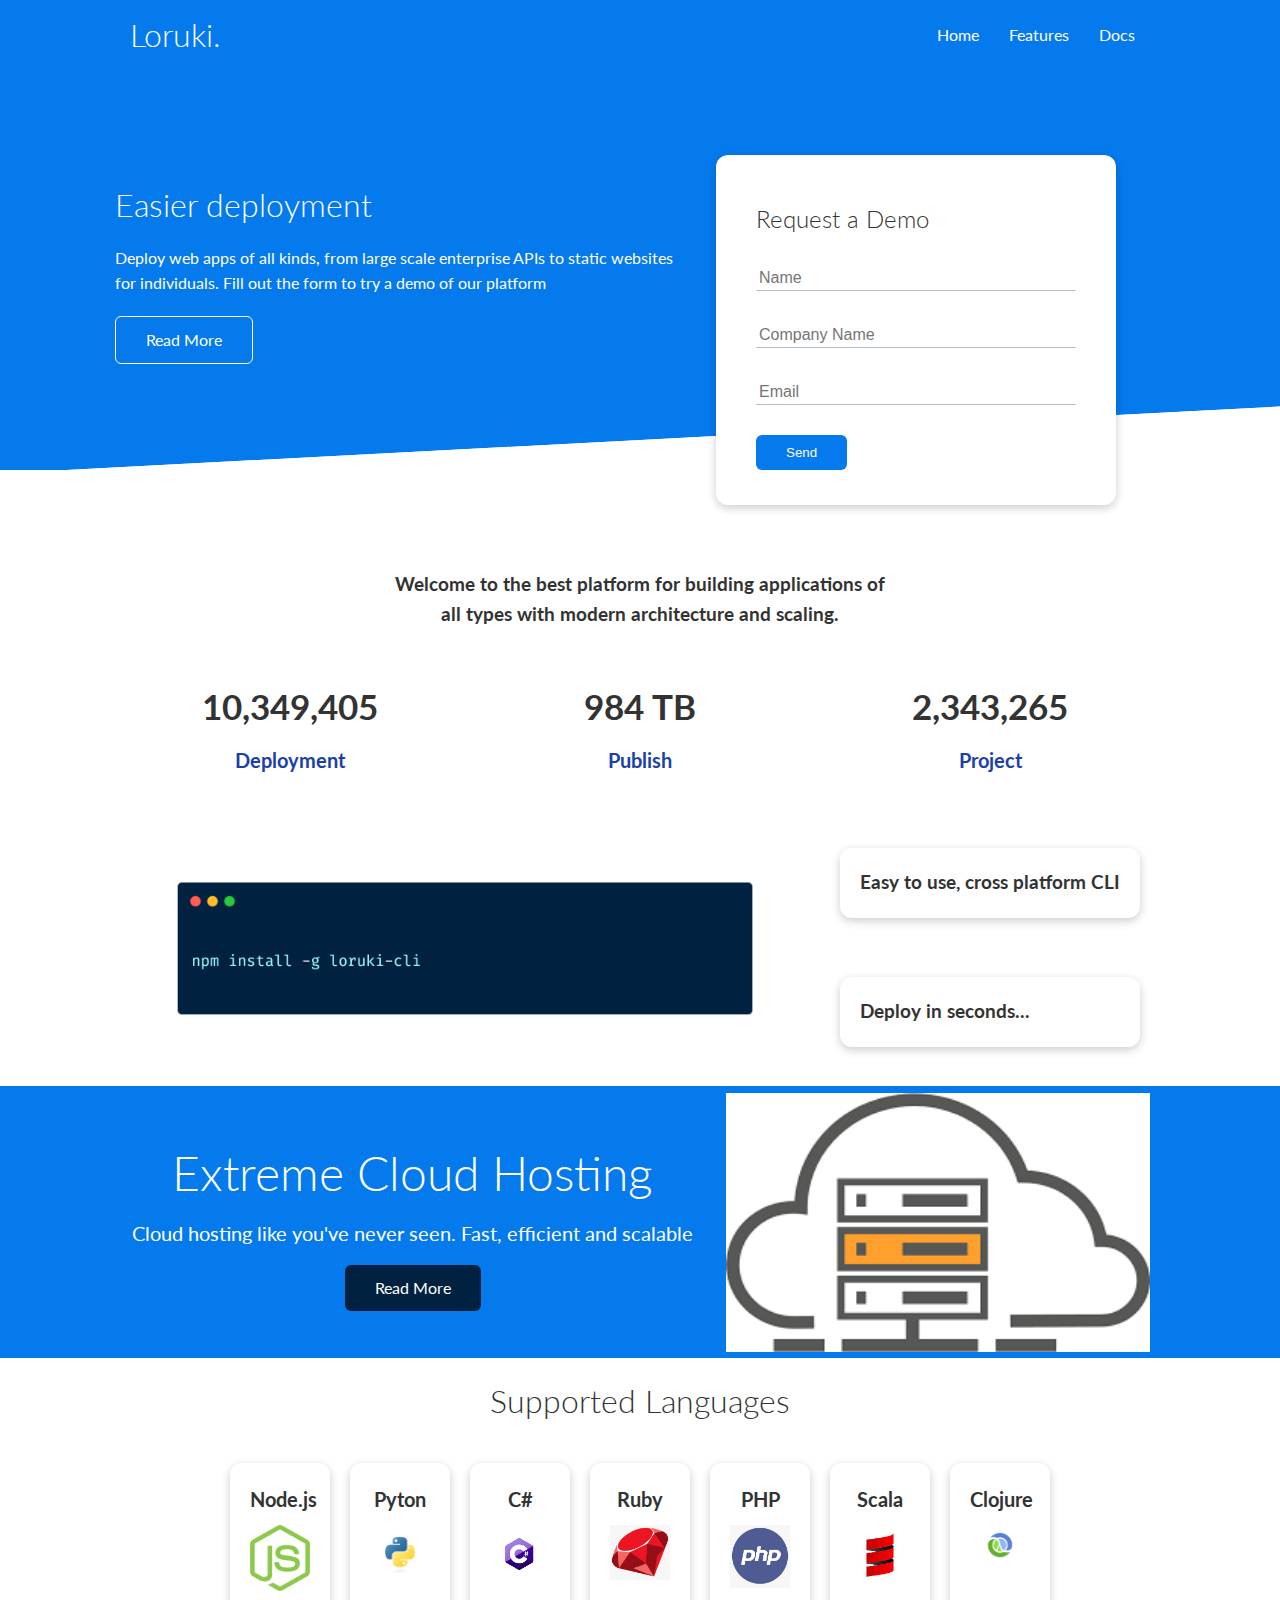
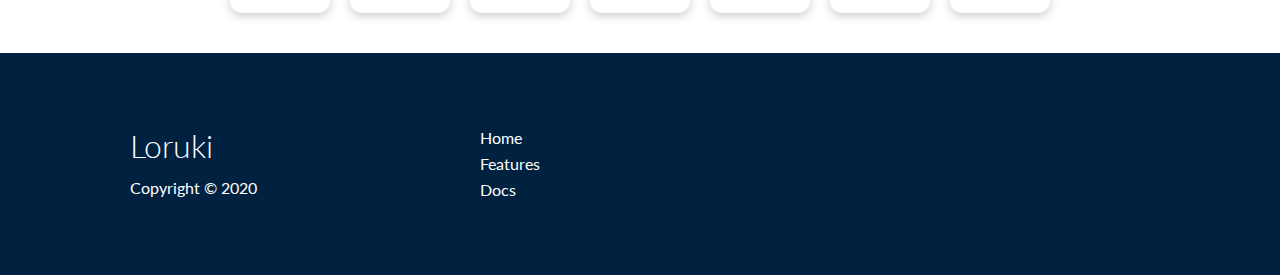
<file: index.html>
<!DOCTYPE html>
<html lang="en">
<head>
    <meta charset="UTF-8">
    <meta http-equiv="X-UA-Compatible" content="IE=edge">
    <meta name="viewport" content="width=device-width, initial-scale=1.0">
    <!-- External Css -->
    <link rel="stylesheet" href="utilities.css">
    <link rel="stylesheet" href="style.css">

    <!-- font awesome -->
    <link rel="stylesheet" href="https://cdnjs.cloudflare.com/ajax/libs/font-awesome/5.15.1/css/all.min.css" 
    integrity="sha512-+4zCK9k+qNFUR5X+cKL9EIR+ZOhtIloNl9GIKS57V1MyNsYpYcUrUeQc9vNfzsWfV28IaLL3i96P9sdNyeRssA==" 
    crossorigin="anonymous" referrerpolicy="no-referrer" />

      <!-- Google Font(Lato) -->
      <link href="https://fonts.googleapis.com/css2?family=Lato:ital,wght@0,300;0,400;0,700;0,900;1,100;1,300;1,400;1,700;1,900&family=Oleo+Script+Swash+Caps:wght@400;700&family=Poppins:ital,wght@0,200;0,300;0,400;1,100&display=swap" rel="stylesheet">  
   
   
    <title>Loruki | Cloud Hosting For Everybody</title>
</head>
<body>
    <!-- NavBar -->
    <div class="navbar">
        <div class="container flex">
            <h1 class="logo">Loruki.</h1>
            <nav>
                <ul>
                    <li><a href="index.html">Home</a></li>
                    <li><a href="features.html">Features</a></li>
                    <li><a href="docs.html">Docs</a></li>

                </ul>
            </nav>
        </div> 
    </div>

    <!-- showcase -->
    <section class="showcase">
        <div class="container grid">
            <div class="showcase-text">
                <h1>Easier deployment</h1>
                <p>Deploy web apps of all kinds, from large scale enterprise APIs 
                to static websites for individuals. Fill out the form to try a demo of our platform</p>
                <a href="features.html" class="btn btn-outline">Read More</a>
            </div>
            <div class="showcase-form card">
                <h2>Request a Demo</h2>
                <form method="POST" action="mailto:bolajibidemi132@gmail.com" enctype="multipart/form-data" name="EmailForm">
                    <div class="form-control">
                        <input type="text" name="name" placeholder="Name" required>
                    </div>
                    <div class="form-control">
                        <input type="text" name="company" placeholder="Company Name" required>
                    </div>
                    <div class="form-control">
                        <input type="email" name="email" placeholder="Email" required>
                    </div>
                    <input type="submit" value="Send" class="btn btn-primary">
                </form>
            </div>
        </div>
    </section>
    

   <!--  Stats -->
   <section class="stats">
       <div class="container">
           <h3 class="stats-heading text-center my-1">
                Welcome to the best platform for building applications of 
                all types with modern architecture and scaling.
           </h3>
           <div class="grid grid-3 text-center my-4">
               <div>
                   <i class="fas fa-server fa-2x"></i>
                   <h3>10,349,405</h3>
                   <p class="text-secondary">Deployment</p>
               </div>
               <div>
                   <i class="fas fa-upload fa-2x"></i>
                   <h3>984 TB</h3>
                   <p class="text-secondary">Publish</p>
               </div>
               <div>
                <i class="fas fa-project-diagram fa-2x"></i>
                <h3>2,343,265</h3>
                <p class="text-secondary">Project</p>
               </div>
           </div>
       </div>
   </section>
<!--    Cli -->
<section class="cli">
    <div class="container grid">
        <img src="img/cli.png" alt="Cli">
        <div class="card">
            <h3>Easy to use, cross platform CLI</h3>
        </div>
        <div class="card">
            <h3>Deploy in seconds...</h3>
        </div>
    </div>
</section>

<!-- Cloud -->
<section class="cloud bg-primary my-2 py2">
    <div class="container grid">
        <div class="text-center">
            <h2 class="lg">Extreme Cloud Hosting</h2>
            <p class="lead my-1">Cloud hosting like you've never seen.
                Fast, efficient and scalable
            </p>
            <a href="features.html" class="btn btn-dark">Read More</a>
        </div>
        <img src="img/cloud.png" width="70%" height="95%" alt="Cloud">
    </div>
        
</section>

<!-- Languages -->
<section class="languages">
    <h2 class="md text-center my-2">
        Supported Languages
    </h2>
    <div class="container flex">
    <div class="card">
        <h4>Node.js</h4>
        <img src="img/node.png" alt="Node JS">
    </div>
    <div class="card">
        <h4>Pyton</h4>
        <img src="img/pyton.png"  alt="Pyton">
    </div>    
    <div class="card">
        <h4>C#</h4>
        <img src="img/c.png"  alt="C#">
    </div>    
    <div class="card">
        <h4>Ruby</h4>
        <img src="img/ruby.png"  alt="Ruby">
    </div>    
    <div class="card">
        <h4>PHP</h4>
        <img src="img/php.png"  alt="PHP">
    </div>    
    <div class="card">
        <h4>Scala</h4>
        <img src="img/scala.png"  alt="Scala">
    </div>    
    <div class="card">
        <h4>Clojure</h4>
        <img src="img/clojure1.png"  alt="Clojure">
    </div>    
    </div>

</section>




<!-- footer -->
<footer class="bg-dark py-5">
    <div class="container grid grid-3">
        <div>
            <h1>Loruki</h1>
            <p>Copyright &copy; 2020</p>
        </div>
        <nav>
            <ul>
                <li><a href="index.html">Home</a></li>
                <li><a href="features.html">Features</a></li>
                <li><a href="docs.html">Docs</a></li>
            </ul>
        </nav>
        <div class="social">
            <a href="#"><i class="fab fa-github fa-2x"></i></a>
            <a href="#"><i class="fab fa-facebook fa-2x"></i></a>
            <a href="#"><i class="fab fa-instagram fa-2x"></i></a>
            <a href="#"><i class="fab fa-twitter fa-2x"></i></a>
        </div>
    </div>
</footer>
</body>
</html>
</file>
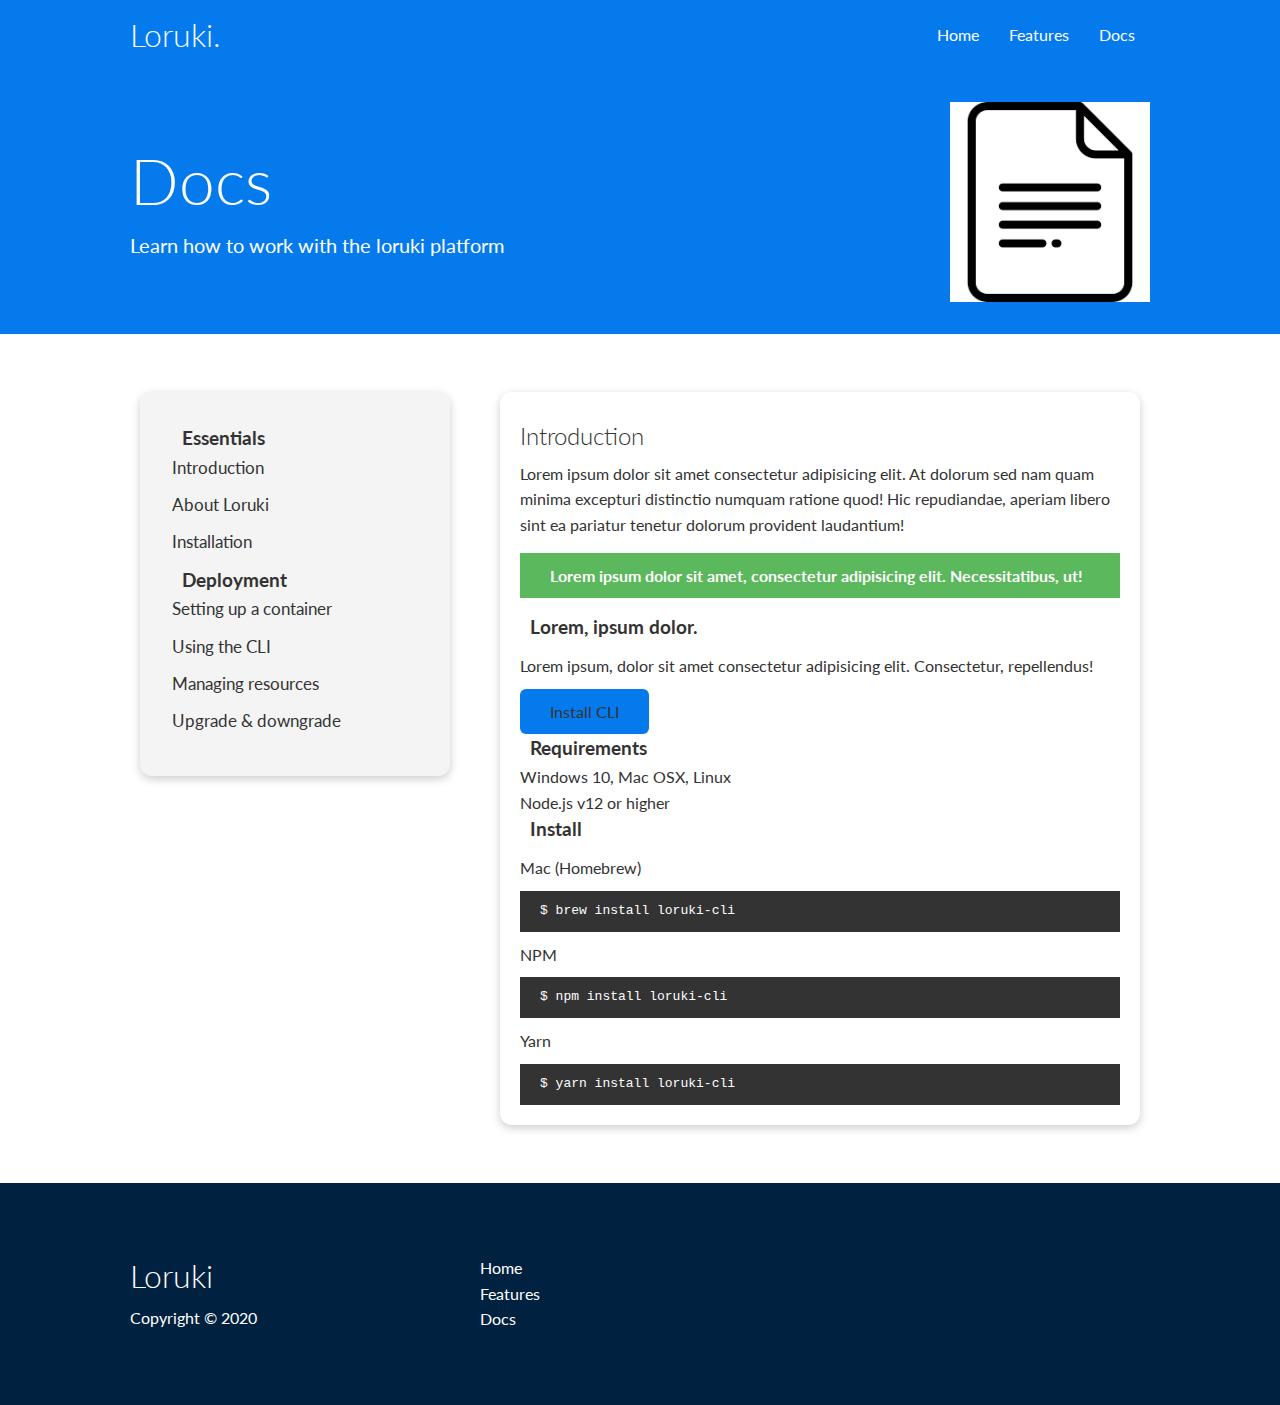
<file: docs.html>
<!DOCTYPE html>
<html lang="en">
<head>
    <meta charset="UTF-8">
    <meta http-equiv="X-UA-Compatible" content="IE=edge">
    <meta name="viewport" content="width=device-width, initial-scale=1.0">
    <!-- External Css -->
    <link rel="stylesheet" href="utilities.css">
    <link rel="stylesheet" href="style.css">

    <!-- font awesome -->
    <link rel="stylesheet" href="https://cdnjs.cloudflare.com/ajax/libs/font-awesome/5.15.1/css/all.min.css" 
    integrity="sha512-+4zCK9k+qNFUR5X+cKL9EIR+ZOhtIloNl9GIKS57V1MyNsYpYcUrUeQc9vNfzsWfV28IaLL3i96P9sdNyeRssA==" 
    crossorigin="anonymous" referrerpolicy="no-referrer" />

      <!-- Google Font(Lato) -->
      <link href="https://fonts.googleapis.com/css2?family=Lato:ital,wght@0,300;0,400;0,700;0,900;1,100;1,300;1,400;1,700;1,900&family=Oleo+Script+Swash+Caps:wght@400;700&family=Poppins:ital,wght@0,200;0,300;0,400;1,100&display=swap" rel="stylesheet">  
   
   
    <title>Docs | Cloud Hosting For Everybody</title>
</head>
<body>
    <!-- NavBar -->
    <div class="navbar">
        <div class="container flex">
            <h1 class="logo">Loruki.</h1>
            <nav>
                <ul>
                    <li><a href="index.html">Home</a></li>
                    <li><a href="features.html">Features</a></li>
                    <li><a href="docs.html">Docs</a></li>

                </ul>
            </nav>
        </div> 
    </div>

     <!--head -->
     <section class="docs-head bg-primary py-3">
        <div class="container grid">
            <div>
                <h1 class="xl">
                    Docs
                </h1>
                <p class="lead">
                   Learn how to work with the loruki platform
                </p>
            </div>
            
                <img src="img/doc.png" alt="Document">
        
            
        </div>
    </section>

    <!-- Docs Main -->
    <section class="docs-main my-4">
        <div class="container grid">
            <div class="card bg-light p-3">
                <h3 class="my-2">
                    Essentials
                </h3>
                <nav>
                    <ul>
                        <li><a class="text-primary" href="#">Introduction</a></li>
                        <li><a href="#">About Loruki</a></li>
                        <li><a href="#">Installation</a></li>
                    </ul>
                </nav>

                <h3 class="my-2">
                    Deployment
                </h3>
                <nav>
                    <ul>
                        <li><a href="#">Setting up a container</a></li>
                        <li><a href="#">Using the CLI</a></li>
                        <li><a href="#">Managing resources</a></li>
                        <li><a href="#">Upgrade & downgrade</a></li>
                    </ul>
                </nav>
            </div>

            <div class="card">
                <h2>Introduction</h2>
                <p>Lorem ipsum dolor sit amet consectetur adipisicing elit. 
                    At dolorum sed nam quam minima excepturi distinctio numquam ratione quod! Hic repudiandae, aperiam libero
                     sint ea pariatur tenetur dolorum provident laudantium!</p>
                     <div class="alert alert-success">
                         <i class="fas fa-info"> </i>Lorem ipsum dolor sit amet, 
                         consectetur adipisicing elit. Necessitatibus, ut!
                     </div>
                     <h3>Lorem, ipsum dolor.</h3>
                     <p>Lorem ipsum, dolor sit amet consectetur adipisicing elit. Consectetur, repellendus!</p>
                     <a href="#" class="btn btn-primary">Install CLI</a>

                     <h3>Requirements</h3>
                     <ul>
                         <li>Windows 10, Mac OSX, Linux</li>
                         <li>Node.js v12 or higher</li>
                     </ul>

                     <h3>Install</h3>
                     <p>Mac (Homebrew)</p>
                     <pre><code>$ brew install loruki-cli</code></pre>
                     <p>NPM</p>
                     <pre><code>$ npm install loruki-cli</code></pre>
                     <p>Yarn</p>
                     <pre><code>$ yarn install loruki-cli</code></pre>
                     
            </div>
        </div>
    </section>

<!-- footer -->
<footer class="bg-dark py-5">
    <div class="container grid grid-3">
        <div>
            <h1>Loruki</h1>
            <p>Copyright &copy; 2020</p>
        </div>
        <nav>
            <ul>
                <li><a href="index.html">Home</a></li>
                <li><a href="features.html">Features</a></li>
                <li><a href="docs.html">Docs</a></li>
            </ul>
        </nav>
        <div class="social">
            <a href="#"><i class="fab fa-github fa-2x"></i></a>
            <a href="#"><i class="fab fa-facebook fa-2x"></i></a>
            <a href="#"><i class="fab fa-instagram fa-2x"></i></a>
            <a href="#"><i class="fab fa-twitter fa-2x"></i></a>
        </div>
    </div>
</footer>
</body>
</html>
</file>
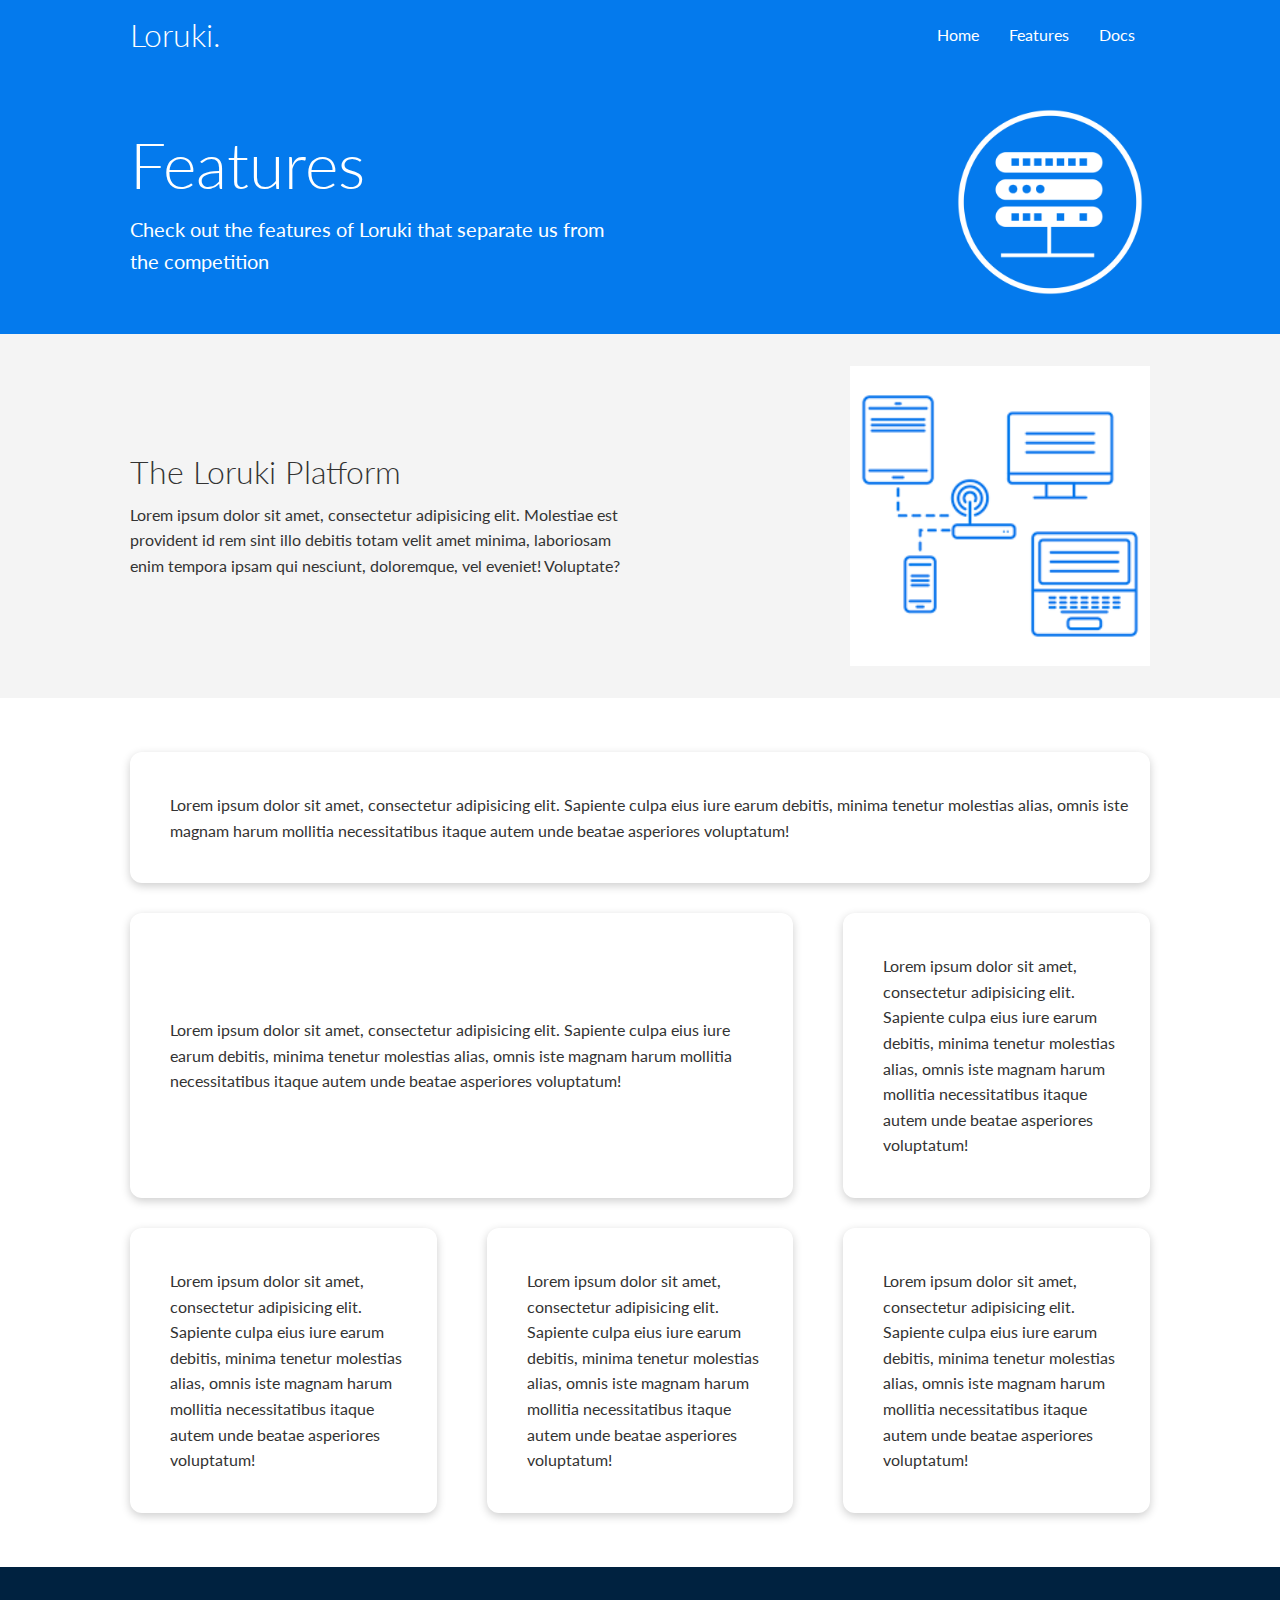
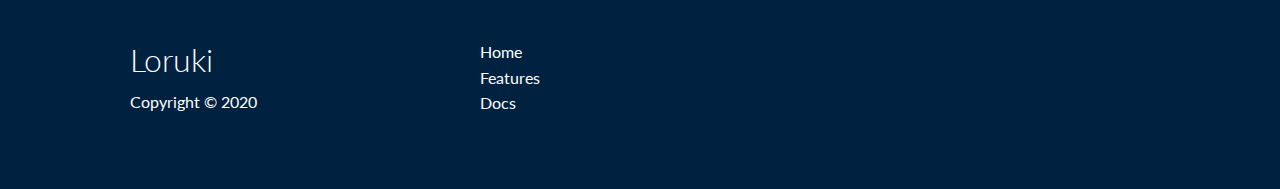
<file: features.html>
<!DOCTYPE html>
<html lang="en">
<head>
    <meta charset="UTF-8">
    <meta http-equiv="X-UA-Compatible" content="IE=edge">
    <meta name="viewport" content="width=device-width, initial-scale=1.0">
    <!-- External Css -->
    <link rel="stylesheet" href="utilities.css">
    <link rel="stylesheet" href="style.css">

    <!-- font awesome -->
    <link rel="stylesheet" href="https://cdnjs.cloudflare.com/ajax/libs/font-awesome/5.15.1/css/all.min.css" 
    integrity="sha512-+4zCK9k+qNFUR5X+cKL9EIR+ZOhtIloNl9GIKS57V1MyNsYpYcUrUeQc9vNfzsWfV28IaLL3i96P9sdNyeRssA==" 
    crossorigin="anonymous" referrerpolicy="no-referrer" />

      <!-- Google Font(Lato) -->
      <link href="https://fonts.googleapis.com/css2?family=Lato:ital,wght@0,300;0,400;0,700;0,900;1,100;1,300;1,400;1,700;1,900&family=Oleo+Script+Swash+Caps:wght@400;700&family=Poppins:ital,wght@0,200;0,300;0,400;1,100&display=swap" rel="stylesheet">  
   
   
    <title>Loruki | Cloud Hosting For Everybody</title>
</head>
<body>
    <!-- NavBar -->
    <div class="navbar">
        <div class="container flex">
            <h1 class="logo">Loruki.</h1>
            <nav>
                <ul>
                    <li><a href="index.html">Home</a></li>
                    <li><a href="features.html">Features</a></li>
                    <li><a href="docs.html">Docs</a></li>

                </ul>
            </nav>
        </div> 
    </div>

    <!-- Head -->
    <section class="features-head bg-primary py-3">
        <div class="container grid">
            
            <div>
                <h1 class="xl">Features</h1>
                <p class="lead">
                Check out the features of Loruki that separate 
                us from the competition
                </p>
            </div>
            <img src="img/feature.png" alt="Features">
        </div>

    </section>

    <!-- sub head -->
    <section class="features-sub-head bg-light py-3">
        <div class="container grid">
            <div>
                <h1 class="md">
                    The Loruki Platform
                </h1>
                <p>
                    Lorem ipsum dolor sit amet, consectetur adipisicing elit.
                     Molestiae est provident id rem sint illo debitis totam velit amet minima, 
                     laboriosam enim tempora ipsam qui nesciunt, doloremque, vel eveniet! Voluptate?
                </p>
            </div>
            <img src="img/server.png" alt="server">
        </div>
    </section>

    <section class="features-main my-2">
        <div class="container grid grid-3">
            <div class="card flex">
                <i class="fas fa-server fa-3x"></i>
                <p>Lorem ipsum dolor sit amet, consectetur adipisicing elit. Sapiente culpa eius iure earum debitis, 
                    minima tenetur molestias alias, omnis iste magnam harum mollitia necessitatibus itaque autem unde beatae 
                    asperiores voluptatum!</p>
            </div>
            <div class="card flex">
                <i class="fas fa-network-wired fa-3x"></i>
                <p>Lorem ipsum dolor sit amet, consectetur adipisicing elit. Sapiente culpa eius iure earum debitis, 
                    minima tenetur molestias alias, omnis iste magnam harum mollitia necessitatibus itaque autem unde beatae 
                    asperiores voluptatum!</p>
            </div>
            <div class="card flex">
                <i class="fas fa-laptop-code fa-3x"></i>
                <p>Lorem ipsum dolor sit amet, consectetur adipisicing elit. Sapiente culpa eius iure earum debitis, 
                    minima tenetur molestias alias, omnis iste magnam harum mollitia necessitatibus itaque autem unde beatae 
                    asperiores voluptatum!</p>
            </div>
            <div class="card flex">
                <i class="fas fa-database fa-3x"></i>
                <p>Lorem ipsum dolor sit amet, consectetur adipisicing elit. Sapiente culpa eius iure earum debitis, 
                    minima tenetur molestias alias, omnis iste magnam harum mollitia necessitatibus itaque autem unde beatae 
                    asperiores voluptatum!</p>
            </div>
            <div class="card flex">
                <i class="fas fa-power-off fa-3x"></i>
                <p>Lorem ipsum dolor sit amet, consectetur adipisicing elit. Sapiente culpa eius iure earum debitis, 
                    minima tenetur molestias alias, omnis iste magnam harum mollitia necessitatibus itaque autem unde beatae 
                    asperiores voluptatum!</p>
            </div>
            <div class="card flex">
                <i class="fas fa-upload fa-3x"></i>
                <p>Lorem ipsum dolor sit amet, consectetur adipisicing elit. Sapiente culpa eius iure earum debitis, 
                    minima tenetur molestias alias, omnis iste magnam harum mollitia necessitatibus itaque autem unde beatae 
                    asperiores voluptatum!</p>
            </div>
        </div>
    </section>


<!-- footer -->
<footer class="bg-dark py-5">
    <div class="container grid grid-3">
        <div>
            <h1>Loruki</h1>
            <p>Copyright &copy; 2020</p>
        </div>
        <nav>
            <ul>
                <li><a href="index.html">Home</a></li>
                <li><a href="features.html">Features</a></li>
                <li><a href="docs.html">Docs</a></li>
            </ul>
        </nav>
        <div class="social">
            <a href="#"><i class="fab fa-github fa-2x"></i></a>
            <a href="#"><i class="fab fa-facebook fa-2x"></i></a>
            <a href="#"><i class="fab fa-instagram fa-2x"></i></a>
            <a href="#"><i class="fab fa-twitter fa-2x"></i></a>
        </div>
    </div>
</footer>
</body>
</html>
</file>
<file: utilities.css>
/* utilities */
.container{
    max-width: 1100px;
    margin: 0 auto;
    overflow: auto;
    padding: 0 40px;
}
.card{
    background-color: #fff;
    color: #333;
    border-radius: 12px;
    box-shadow: 0 3px 10px rgba(0,0,0,0.2);
    padding: 20px;
    margin: 10px;
}
.btn{
    display: inline-block;
    padding: 10px 30px;
    cursor: pointer;
    background: var(--primary-color);
    color: #fff;
    border: none;
    border-radius: 6px;
}
.btn-outline{
    background-color: transparent ;
    border: 1px solid #fff;
}
.btn:hover{
    transform: scale(0.98);
}

/* Backgrounds & colored buttons for cloud section */
.bg-primary, 
.btn-primary{
    background-color: var(--primary-color);
    color: #fff;
}
.bg-secondary, 
.btn-secondary{
    background-color: var(--secondary-color);
    color: #fff;
}
.bg-dark, 
.btn-dark{
    background-color: var(--dark-color);
    color: #fff;
}
.bg-light, 
.btn-light{
    background-color: var(--light-color);
    color: #333;
}

.bg-secondary a, 
.btn-secondary a,
.bg-dark a, 
.btn-dark a,
.bg-light a, 
.btn-light a {
    color: #fff;
}

/* Text-color */

.text-primary{
    color: var(--primary-color);
}
.text-secondary{
    color: var(--secondary-color);
}
.text-dark{
    color: var(--dark-color);
}
.text-light{
    color: var(--light-color);
}


/* text-sizes */
.lead{
    font-size: 20px;
}
.sm{
    font-size: 1rem;
}
.md{
    font-size: 2rem;
}
.lg{
    font-size: 3rem;
}
.xl{
    font-size: 4rem;
}

.text-center{
    text-align: center;
}

/* Alert */
.alert{
    background-color: var(--light-color);
    padding: 10px 20px;
    font-weight: bold;
    margin: 15px 0;

}

.alert i{
    margin-right: 10px;
}
.alert-success{
    background-color: var(--success-color);
    color: #fff
}
.alert-error{
    background-color: var(--error-color);
    color: #fff
}

.flex{
    display: flex;
    justify-content: center;
    align-items: center;
    height: 100%;
}
.grid{
    display: grid;
    grid-template-columns: 1fr 1fr;
    gap: 30px;
    justify-content: center;
    align-items: center;
    height: 100%;
}
.grid-3{
    grid-template-columns: 1fr 1fr 1fr;
}

 /* margin top-bottom */
 .my-1{
    margin: 1rem 0;
}
.my-2{
    margin: 1.5rem 0;
}
.my-3{
    margin: 2rem 0;
}
.my-4{
    margin: 3rem 0;
}
.my-5{
    margin: 4rem 0;
} 
/* margin */
.m-1{
    margin: 1rem;
}
.m-2{
    margin: 1.5rem;
}
.m-3{
    margin: 2rem;
}
.m-4{
    margin: 3rem;
}
.m-5{
    margin: 4rem;
} 

/* padding top-bottom*/
.py-1{
    padding: 1rem 0;
}
.py-2{
    padding: 1.5rem 0;
}
.py-3{
    padding: 2rem 0;
}
.py-4{
    padding: 3rem 0;
}
.py-5{
    padding: 4rem 0;
} 

/* padding */
.p-1{
    padding: 1rem;
}
.p-2{
    padding: 1.5rem;
}
.p-3{
    padding: 2rem;
}
.p-4{
    padding: 3rem;
}
.p-5{
    padding: 4rem;
}
</file>
<file: style.css>
:root{
    --primary-color : #047aed;
    --secondary-color : #1c3fa8;
    --dark-color : #002240;
    --light-color : #f4f4f4;
    --success-color: #5cb85c;
    --error-color: #d9534f;
}

*{
    box-sizing: border-box;
    margin: 0;
    padding: 0;
}

body{
    font-family: "Lato", sans-serif;
    color: #333;
    line-height: 1.6;
}
ul{
    list-style-type: none;
}
a{
    text-decoration: none;
    color:#333
}
h1, h2 {
    font-weight: 300;
    line-height: 1.2;
    margin: 10px 0;
}
p{
    margin: 10px 0;
}
img{
    width: 100%;
}

code, pre{
    background-color: #333;
    color: #fff;
    padding: 10px

}
.contain{
    display: flex;
}
/* NavBar */
.navbar{
    background-color: var(--primary-color);
    color: #fff;
    height: 70px;
}
.navbar ul{
    display: flex;
}
.navbar a{
    color: #fff;
    padding: 10px;
    margin: 0 5px;
}
.navbar a:hover{
    border-bottom: 2px solid #fff;
}
.navbar .flex{
    justify-content: space-between;
}

/* showcase */
.showcase{
    height: 400px;
    background-color: var(--primary-color);
    color: #fff;
    position: relative;
}

.showcasw h1{
    font-size: 40px;
}
.showcase p{
    margin: 20px 0;
}
.showcase .grid{
    grid-template-columns: 55% 45%;
    gap: 30px;
    overflow: visible;
}
.showcase-text {
    animation: slideInFromLeft 1s ease-in;
}
.showcase-form{
    position: relative;
    top: 60px;
    height: 350px;
    width: 400px;
    padding: 40px;
    z-index: 1;
    animation: slideInFromRight 1s ease-in;
}
.showcase-form .form-control{
    margin: 30px 0;
}
.showcase-form input[type="text"],
.showcase-form input[type="email"]{
    border: 0;
    border-bottom: 1px solid #b4becb;
    width: 100%;
    padding: 3px;
    font-size: 16px;
}
.showcase-form input:focus{
    outline: none;
}
.showcase::before,
.showcase::after{
     content: '';
     position: absolute;
     height: 100px;
     bottom: -70px;
     right: 0;
     left: 0;
     transform: skewY(-3deg);
     -webkit-transform: skewY(-3deg);
     -moz-transform: skewY(-3deg);
     -ms-transform: skewY(-3deg);
     background: #fff;
}

/* stats */
.stats{
    padding-top: 100px;
    animation: slideInFromBottom 1s ease-in;
}
.stats-heading{
    max-width: 500px;
    margin: auto;
}
.stats .grid h3{
    font-size: 35px;
}
.stats .grid p{
    font-size: 20px;
    font-weight: bold;
}

/* Cli */
.cli .grid{
    grid-template-columns: repeat(3, 1fr);
    grid-template-rows: repeat(2, 1fr);
}
.cli .grid > *:first-child{
    grid-column: 1 / span 2;
    grid-row: 1 / span 2;
}

/* cloud */
.cloud .grid{
    grid-template-columns: 4fr 3fr;
}

/* languages */
/* .languages .flex{
    display: flex;
    width: 20px;
    overflow: visible;
} */
.languages .card{
    width: 100px;
    height: 150px;
    text-align: center;
    margin: 18px 10px 40px;
    transition: transform 0.2s ease-in;
}

.languages .card h4{
    font-size: 20px;
    margin-bottom: 10px;
}
.languages .card:hover{
    transform: translateY(-15px);
}

/* features */
.features-head img, .docs-head img{
    width: 200px;
    justify-self: flex-end;
}
.features-sub-head img{
    width: 300px;
    justify-self: flex-end;
}

.features-main .card > i{
margin-right: 20px;
}

.features-main .grid{
    padding: 30px;
}
.features-main .grid > *:first-child{
    grid-column: 1 / span 3;
}
.features-main .grid > *:nth-child(2) {
    grid-column: 1 / span 2;
}

/* Docs */

.docs-main .card a {
    color: #333;
}
.docs-main .card a:hover {
    border-bottom: 1px solid #333;
    font-weight: bold;
    
}
.docs-main h3{
    margin: 0 10px;
}
.docs-main .grid{
    grid-template-columns: 1fr 2fr;
    align-items: flex-start;
}
.docs-main nav li{
    font-size: 17px;
    padding-bottom: 5px;
    margin-bottom: 5px;
}


/* Animations */
@keyframes slideInFromLeft{
    0% {
        transform: translateX(-100%);
    }
    100%{
        transform: translateX(0)
    }
}

@keyframes slideInFromRight{
    0% {
        transform: translateX(100%);
    }
    100%{
        transform: translateX(0);
    }
}

@keyframes slideInFromTop{
    0% {
        transform: translateY(-100%);
    }
    100%{
        transform: translateX(0)
    }
}

@keyframes slideInFromBottom{
    0% {
        transform: translateX(100%);
    }
    100%{
        transform: translateX(0)
    }
}
/* footer */
.footer .social a{
    margin: 0 10px;
}

/* Tablet and under */
@media(max-width: 768px){
    .grid,
    .showcase .grid,
    .cli .grid,
    .cloud .grid, 
    .features-main .grid,
    .docs-main .grid{
        grid-template-columns: 1fr;
        grid-template-rows: 1fr;
    }
    .showcase{
        height: auto;
    }
    .showcase-text{
        text-align: center;
        margin-top: 40px;
        animation: slideInFromTop 1s ease-in;
    }
    .showcase0form{
        justify-self: center;
        margin: auto;
        animation: slideInFromBottom 1s ease-in;
    }
    .cli .grid > *:first-child{
        grid-column: 1;
        grid-row: 1 ;
    }
    .features-head,
    .features-sub-head,
    .docs-head{
        text-align: center;
    }
    .features-head,
    .features-sub-head,
    .docs-head img{
        justify-self: center;
    }
    .features-main .grid > *:first-child,
    .features-main .grid > *:nth-child(2){
        grid-column: 1;
    }
    .languages .card{
        width: 60px;
        height: 90px;
        margin: 10px 3px;
        text-align: center;
    }
    .languages .card img{
        width: 30px;
    }
    .languages .card h4{
        font-size: 10px;
    
    }

}

/* Mobile */
@media(max-width: 500px){
    .nav{
        height: 110px;
    }
    .navbar .flex{
        flex-direction: column;
        overflow: visible;
    }
    .navbar ul{
        padding: 10px;
        background-color: rgba(0, 0, 0, 0.1);
    }
    .languages .card{
        width: 60px;
        height: 90px;
        margin: 10px 3px;
        text-align: center;
    }
    .languages .card img{
        width: 30px;
    }
    .languages .card h4{
        font-size: 10px;
    
    }

}
</file>
